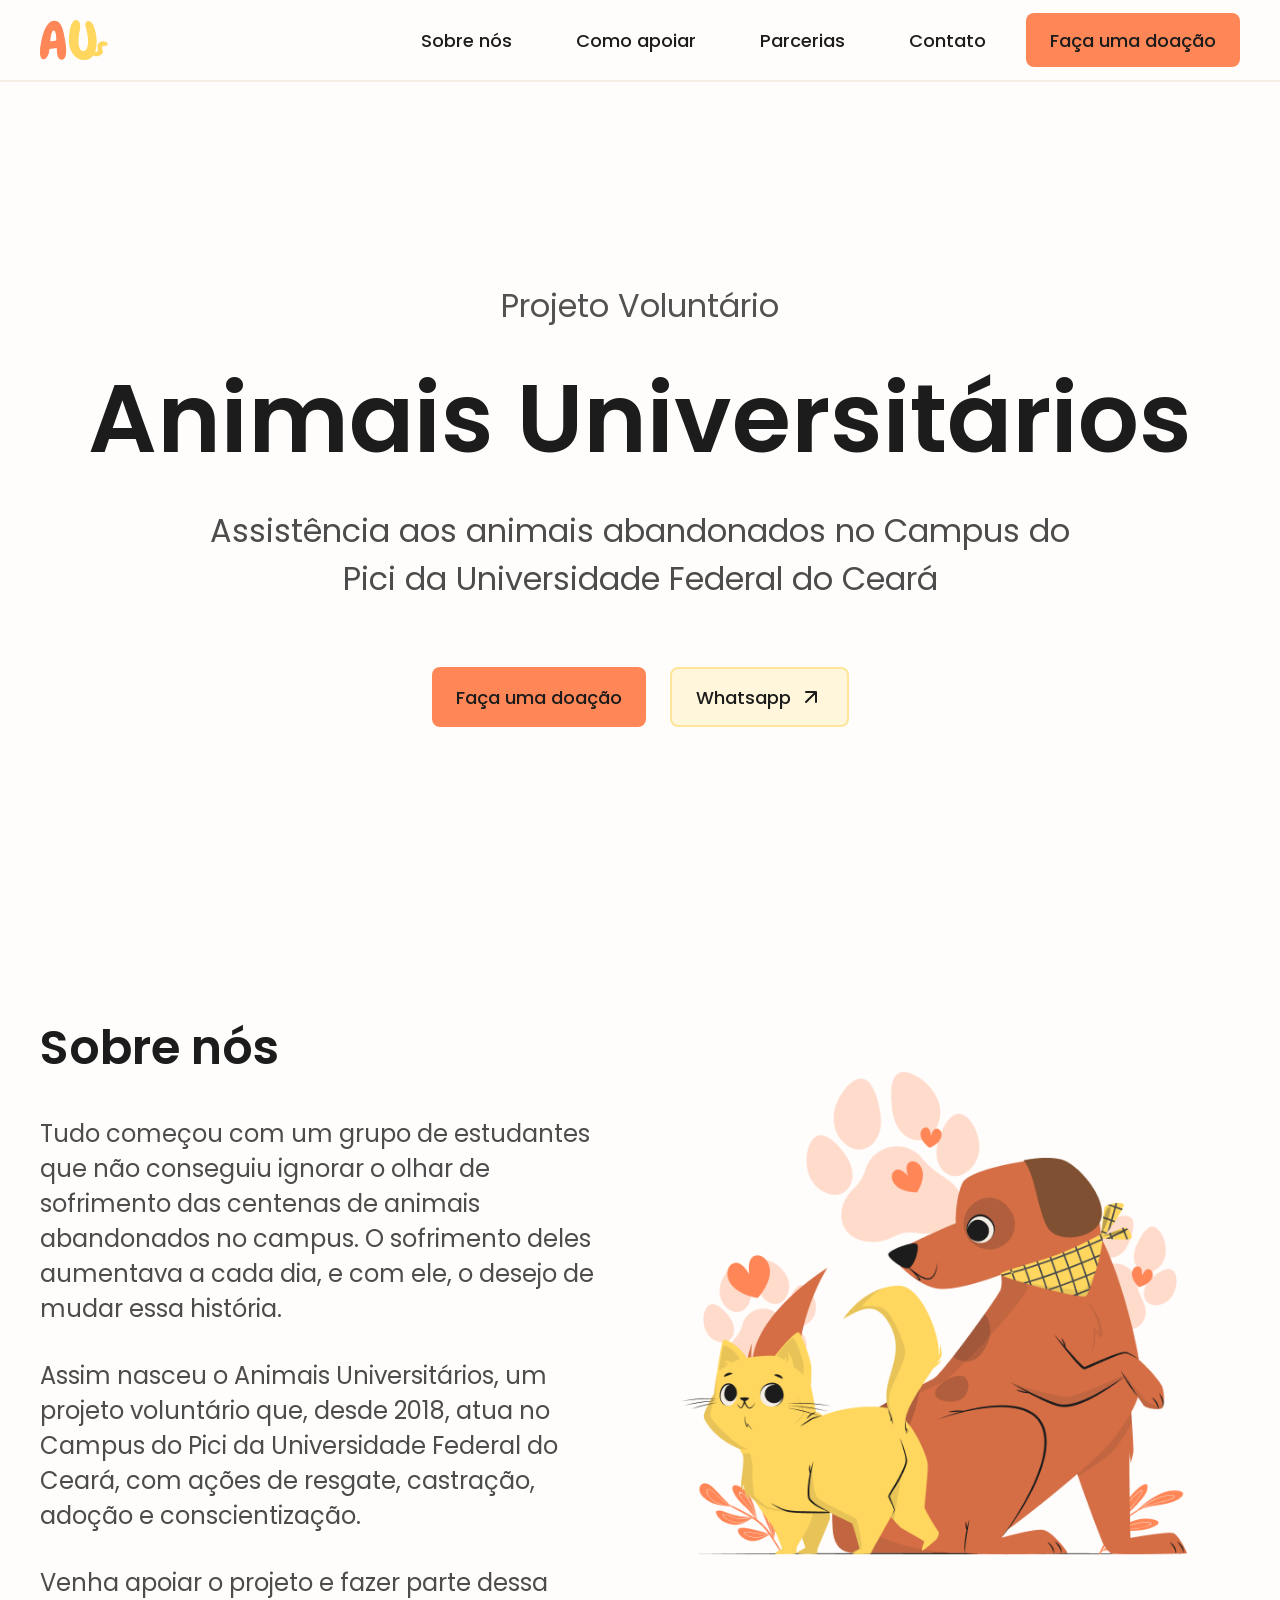
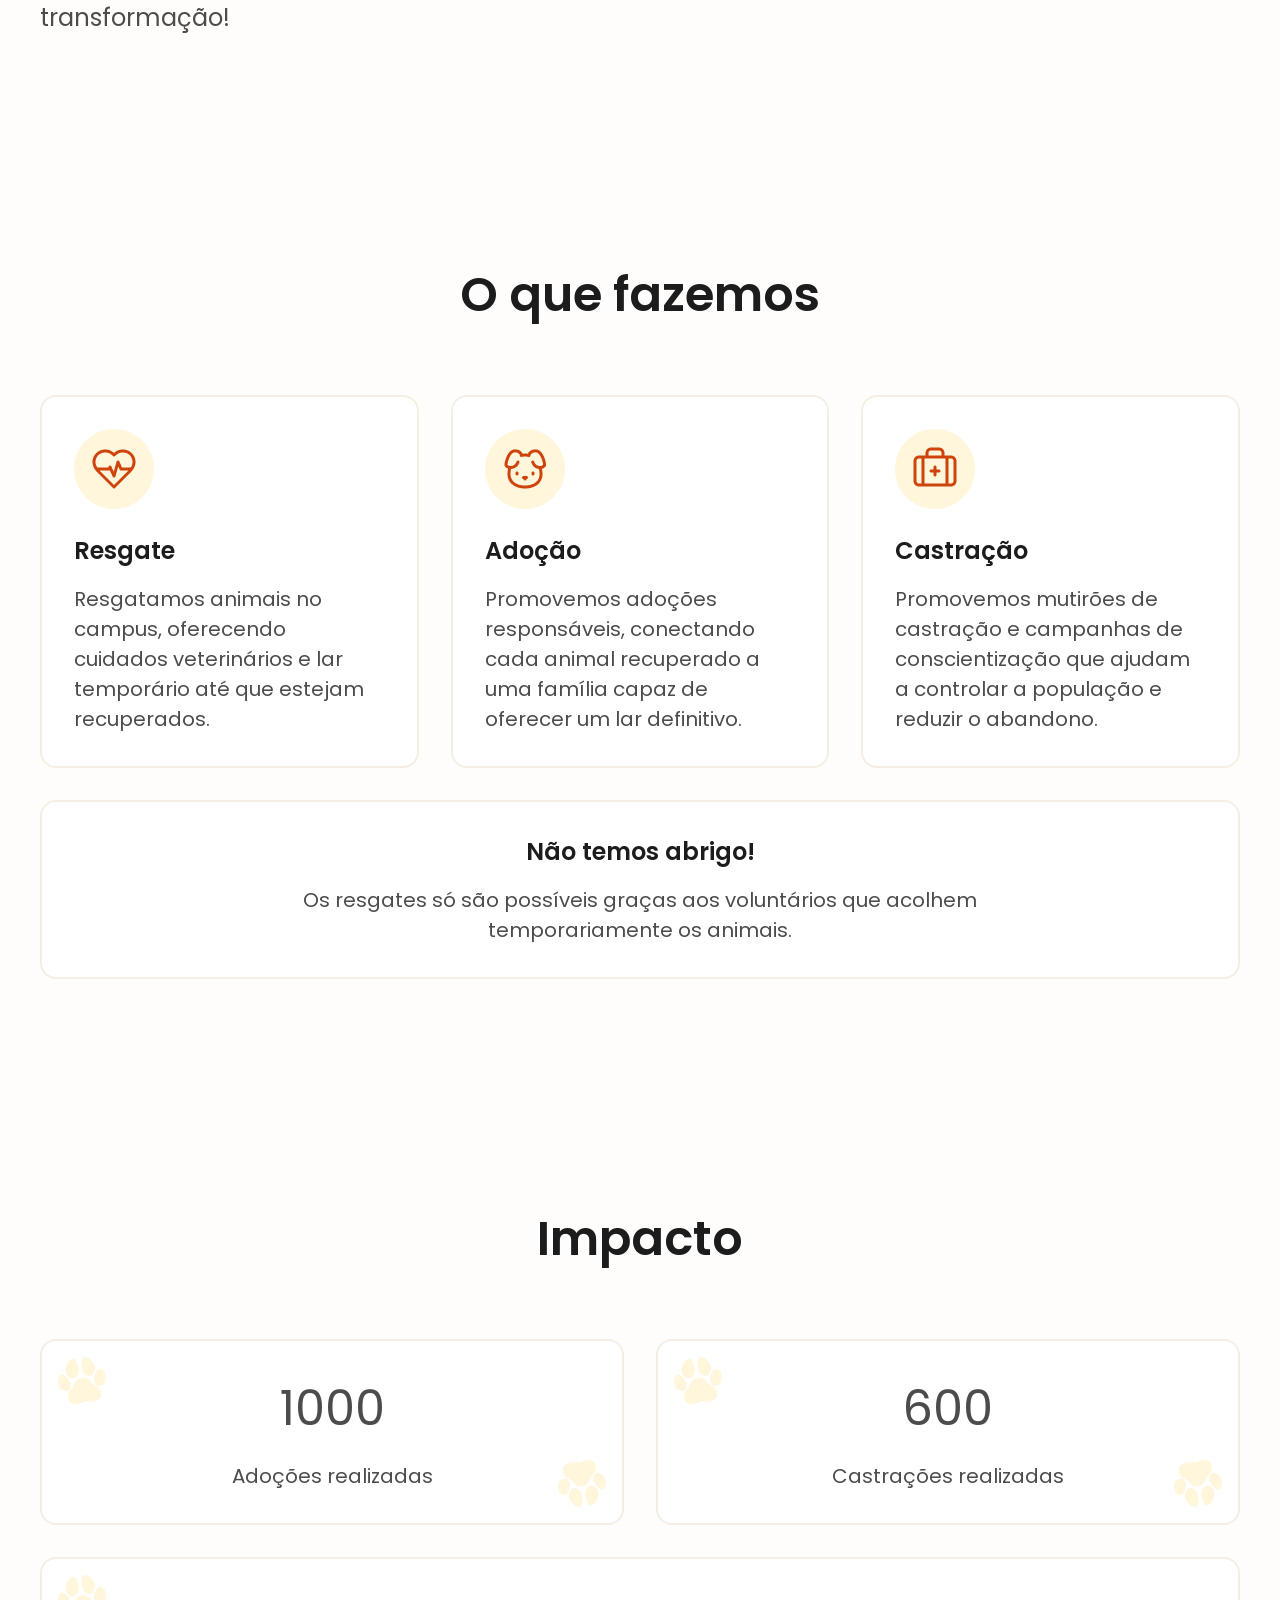
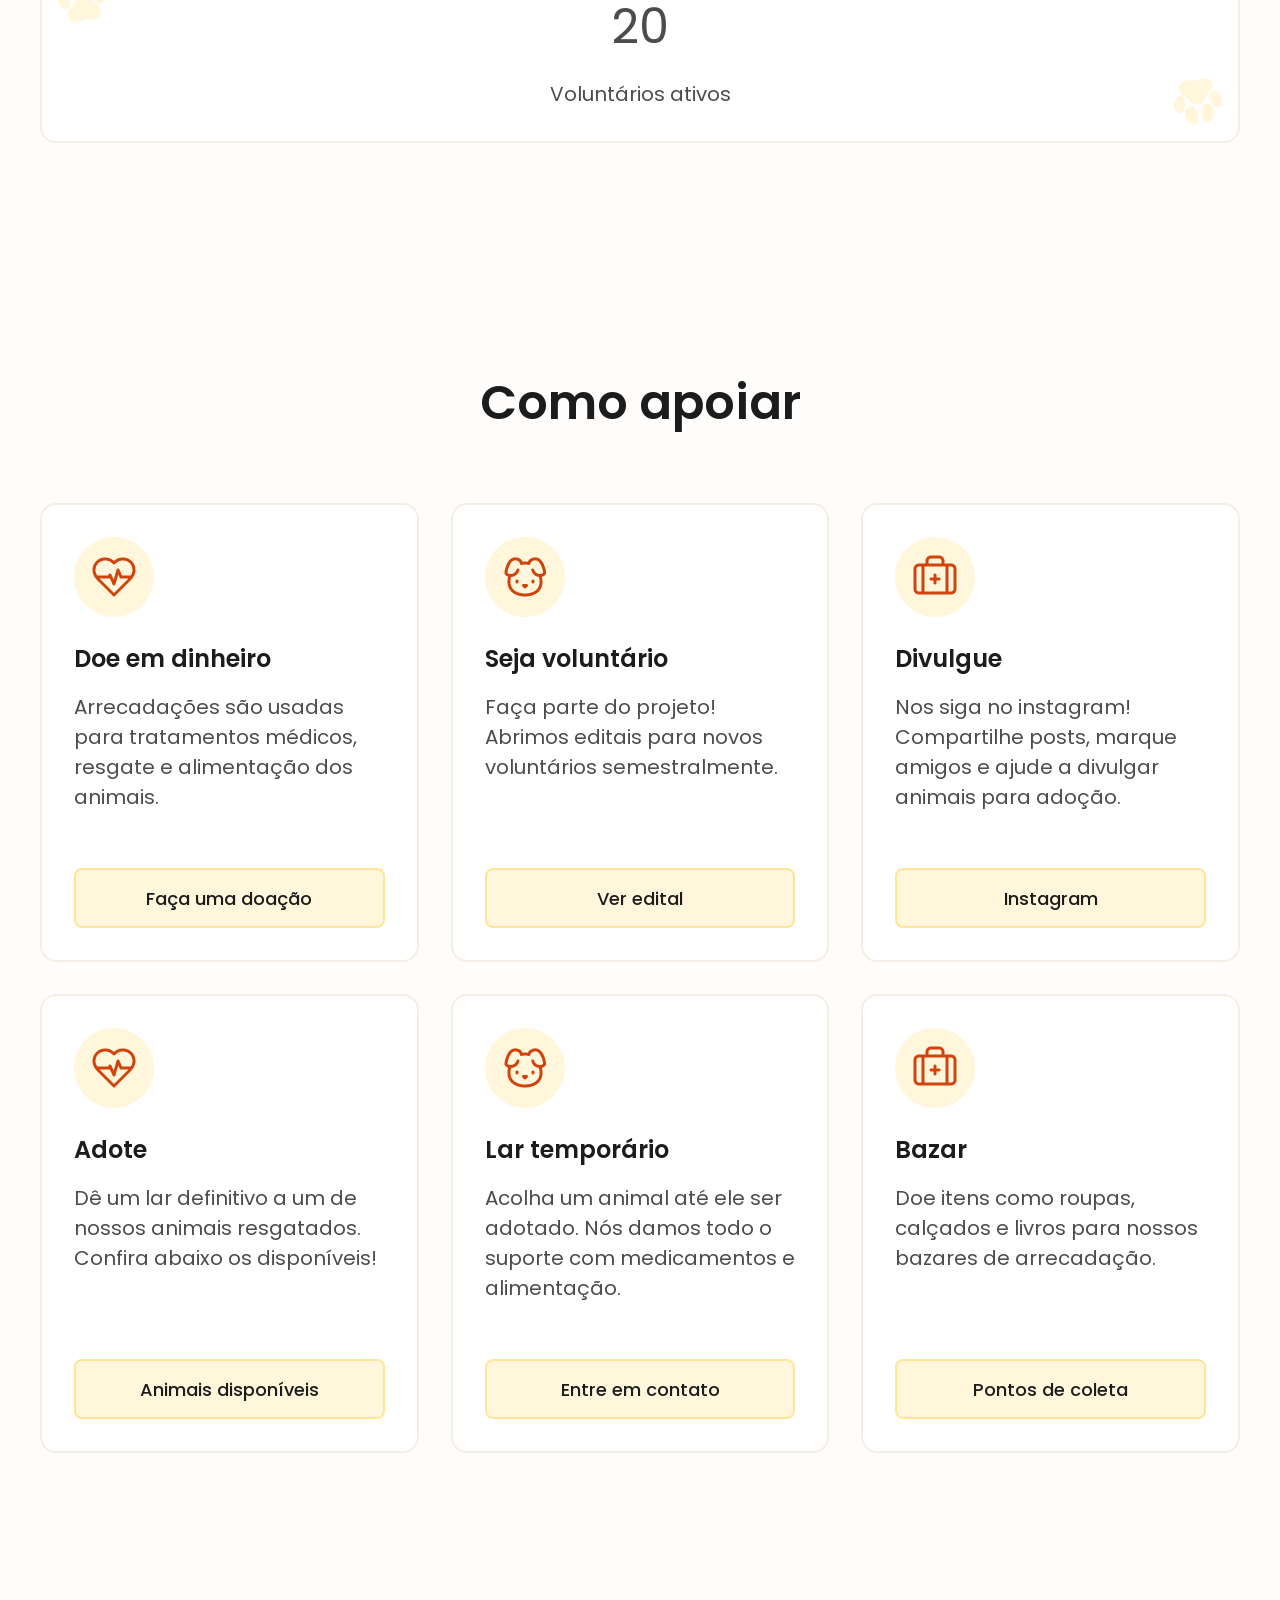
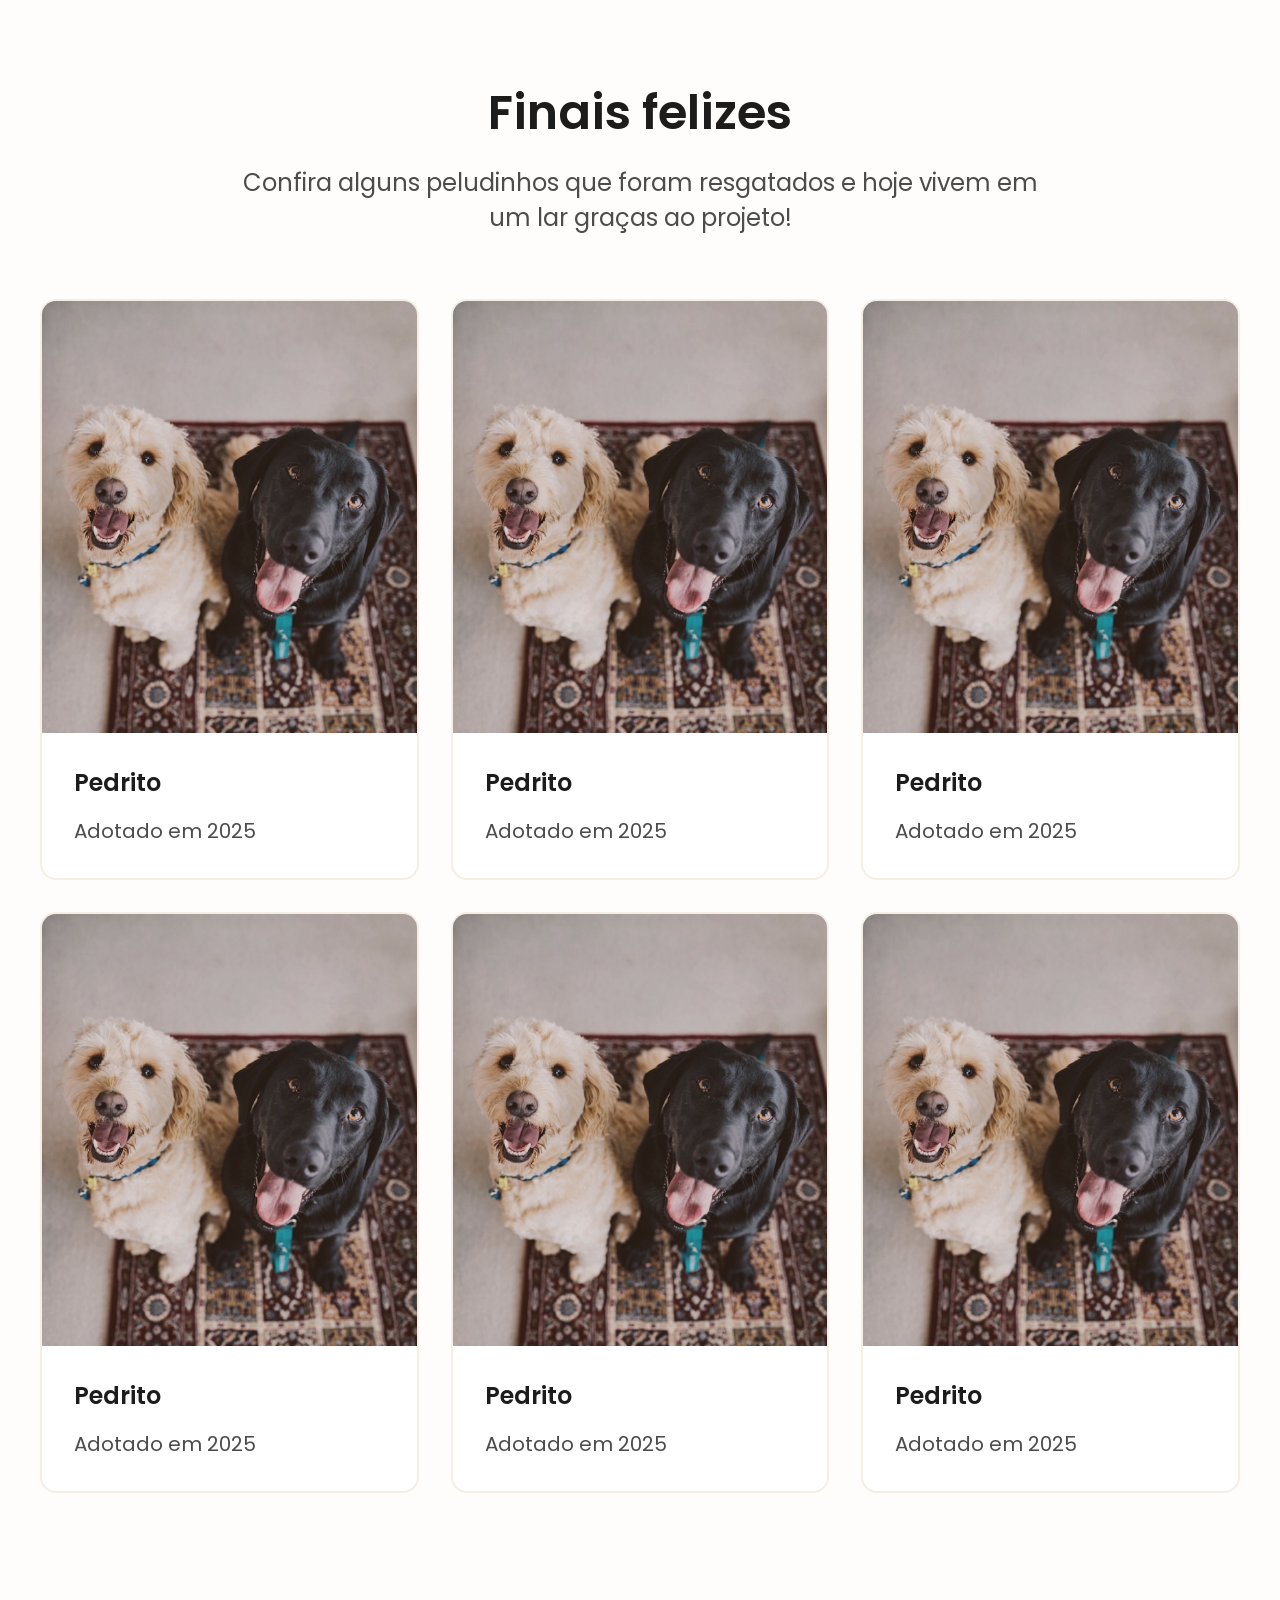
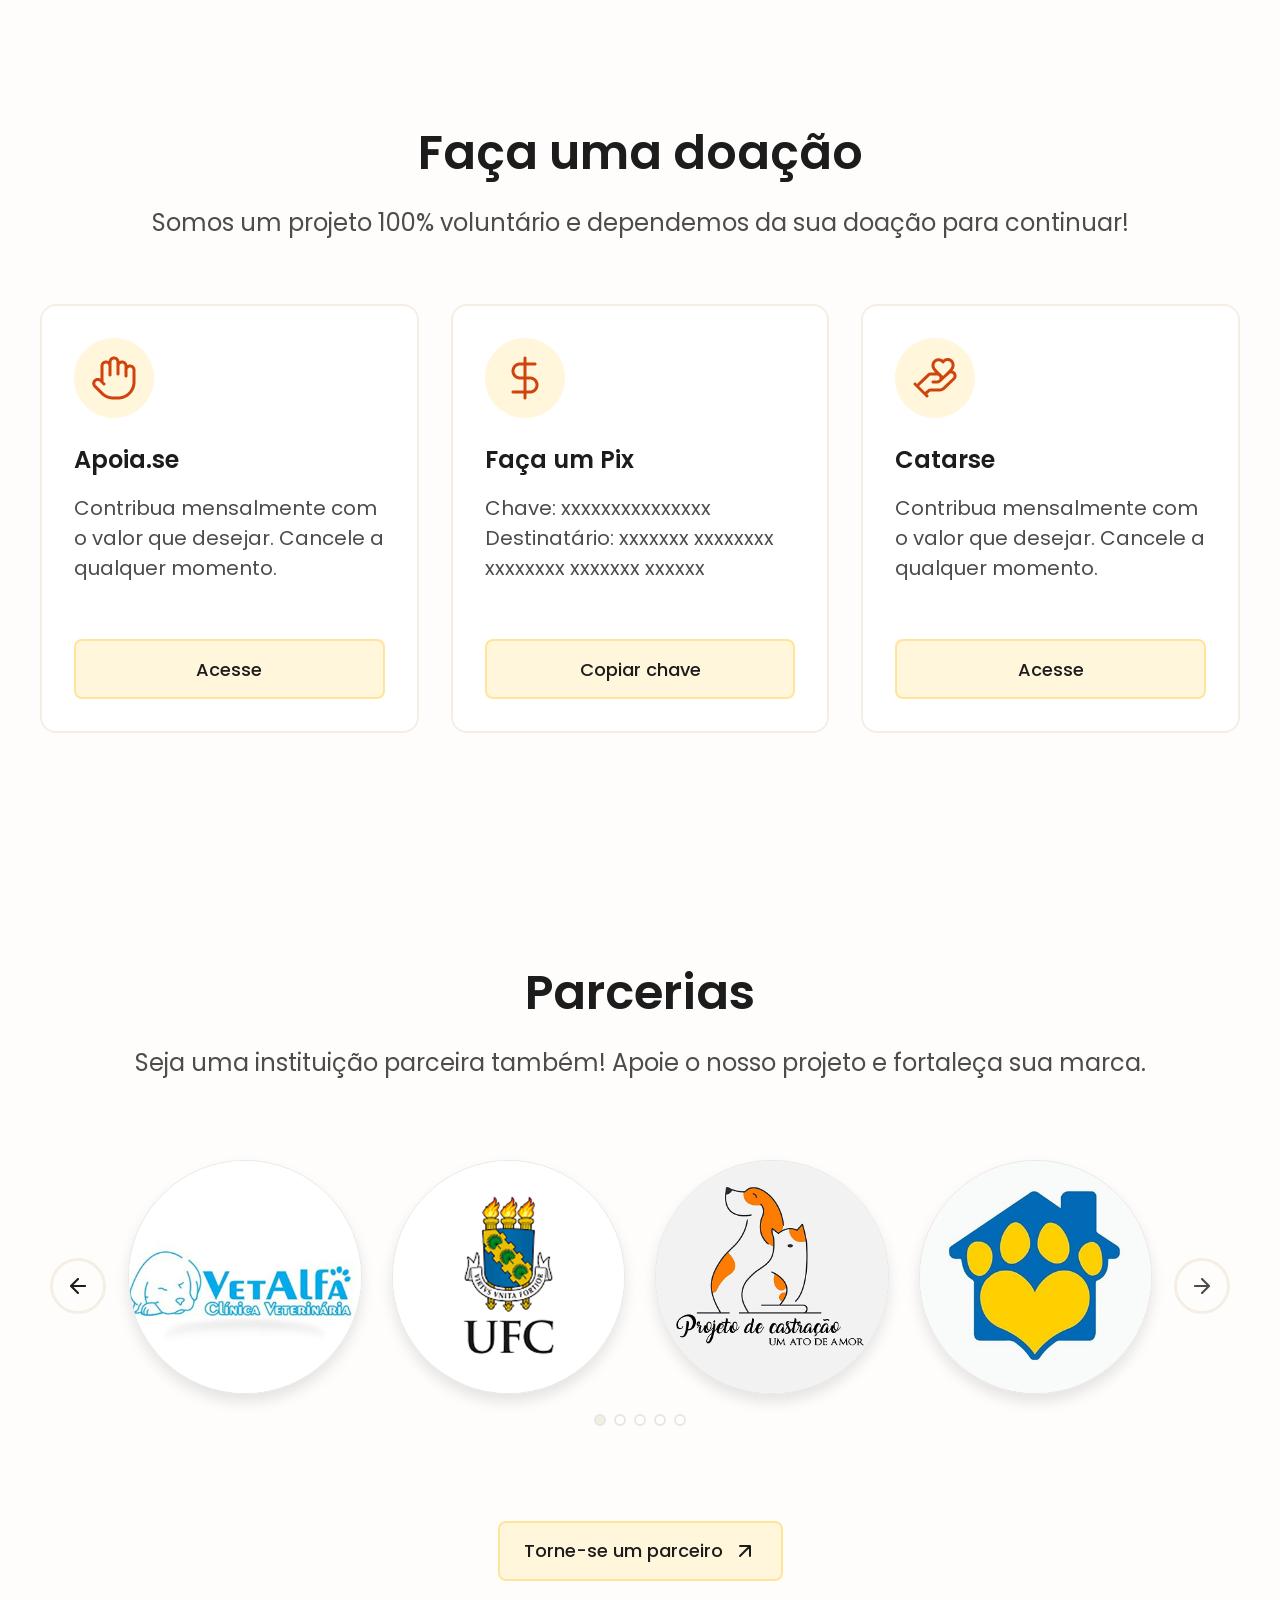
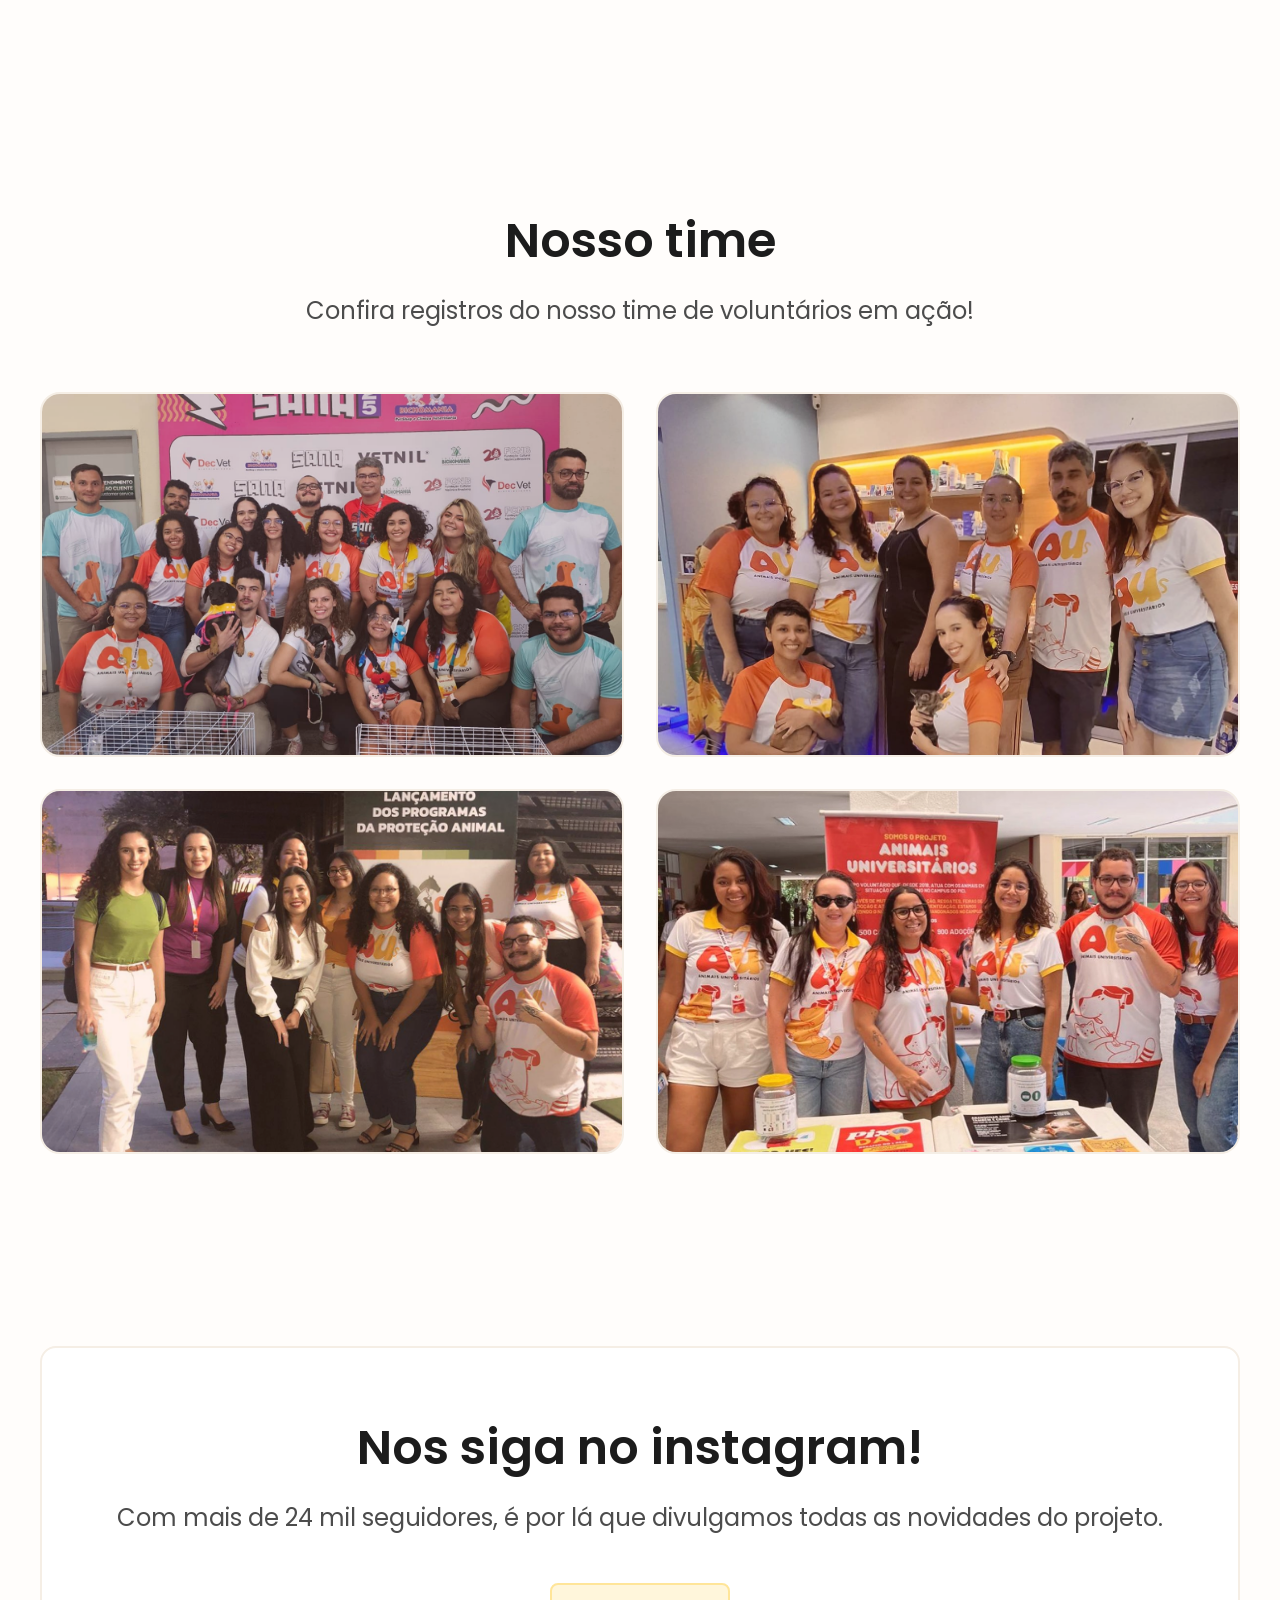
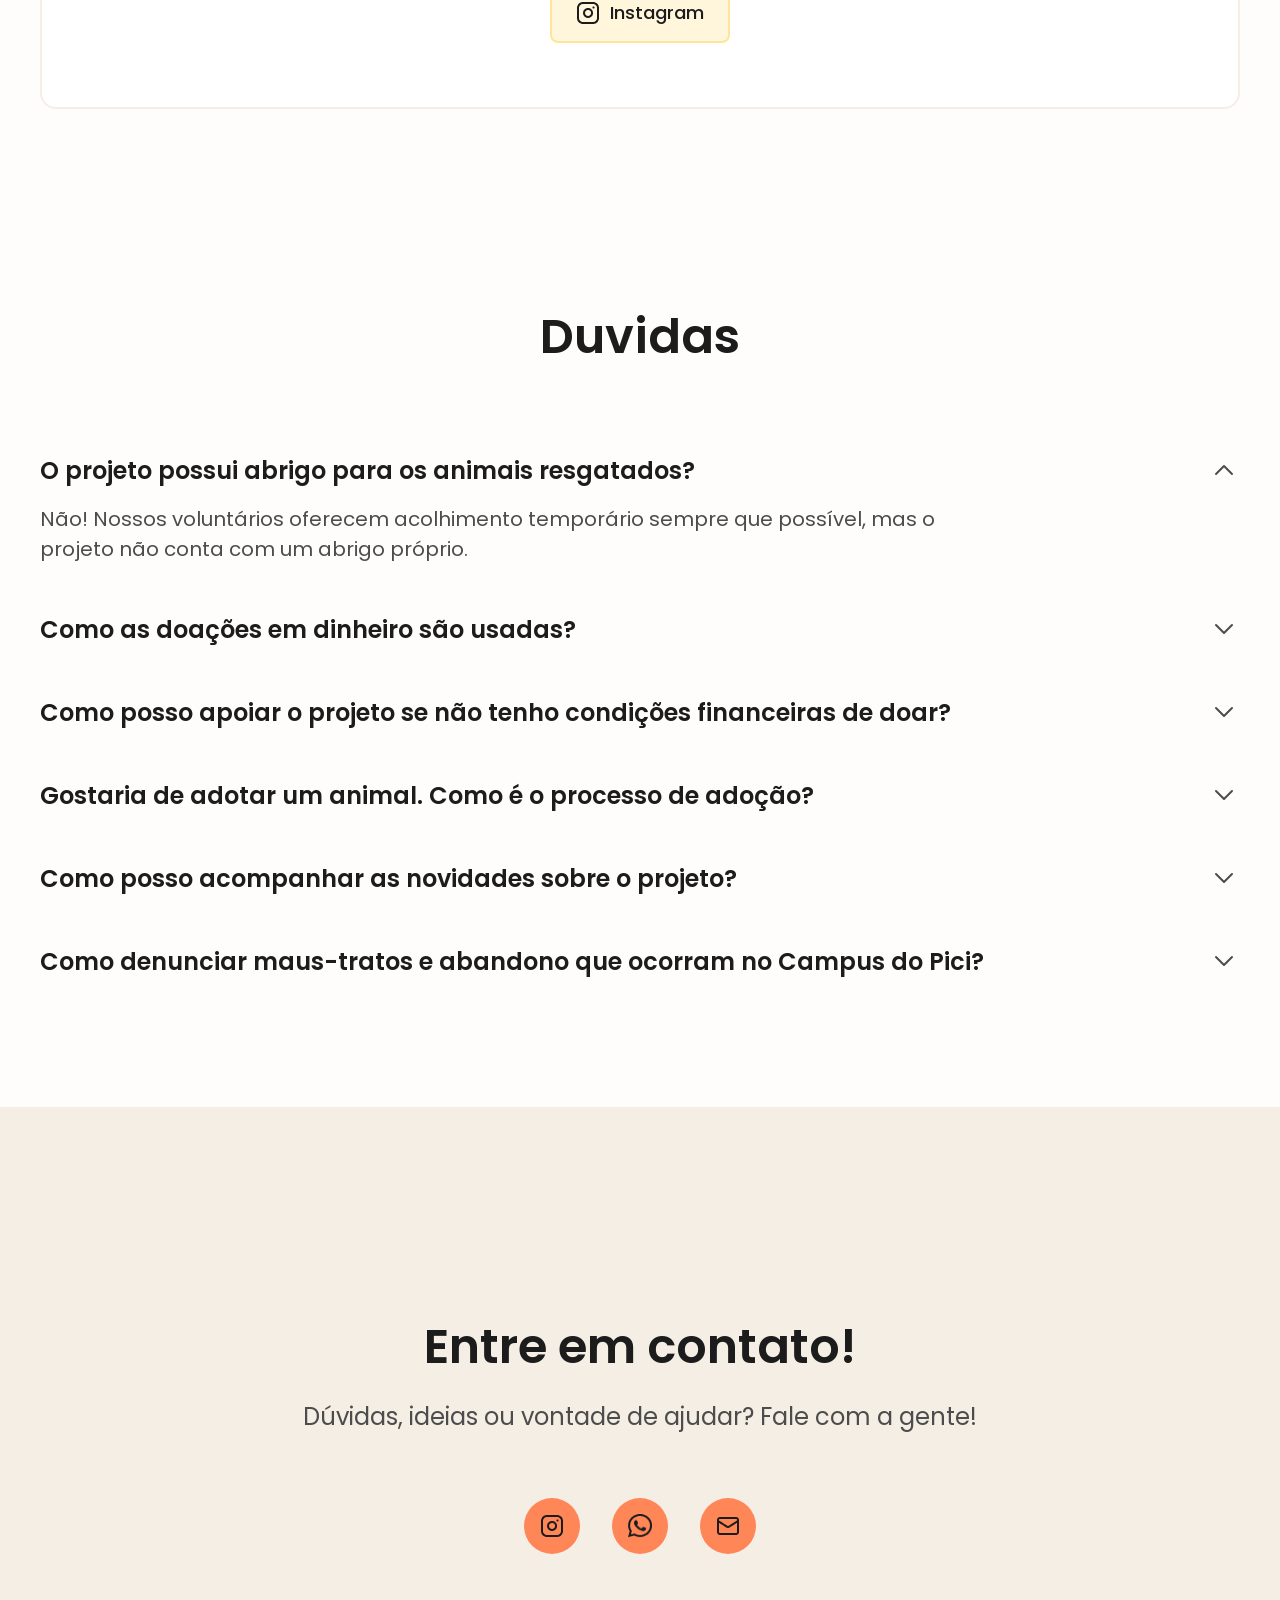
<file: index.html>
<!doctype html>
<html lang="pt-br">
  <head>
    <meta charset="UTF-8" />
    <meta name="viewport" content="width=device-width, initial-scale=1.0" />
    <link rel="stylesheet" href="src/css/style.css" />
    <link
      rel="stylesheet"
      href="https://cdn.jsdelivr.net/npm/swiper@11/swiper-bundle.min.css"
    />
    <title>AU Site</title>
  </head>
  <body>
    <header id="header_bg">
      <div class="header container">
        <nav id="navbar">
          <img src="src/images/logo.svg" alt="" />

          <ul id="nav_list">
            <li class="nav_item"><a href="">Sobre nós</a></li>
            <li class="nav_item"><a href="">Como apoiar</a></li>
            <li class="nav_item"><a href="">Parcerias</a></li>
            <li class="nav_item"><a href="">Contato</a></li>
            <li class="nav_item"><a href="">Faça uma doação</a></li>
          </ul>

          <button id="mobile_btn">
            <span id="hamburguer"></span>
          </button>
        </nav>
      </div>
    </header>

    <main id="content">
      <section id="home">
        <div id="cta">
          <p class="subtitle">Projeto Voluntário</p>
          <h1 class="font-xxl-sb">Animais Universitários</h1>
          <p class="description">
            Assistência aos animais abandonados no Campus do Pici da
            Universidade Federal do Ceará
          </p>

          <div id="cta_buttons">
            <a href="#" class="btn_default">Faça uma doação</a>
            <a href="#" class="btn_default v2">
              <span>Whatsapp</span>
              <img src="src/images/arrow-up-right.svg" alt="" />
            </a>
          </div>
        </div>
      </section>
    </main>

    <section id="about" class="gap">
      <div class="about_content container">
        <div class="about_text">
          <h2 class="font-xl-sb">Sobre nós</h2>
          <div class="font-l-r">
            <p>
              Tudo começou com um grupo de estudantes que não conseguiu ignorar
              o olhar de sofrimento das centenas de animais abandonados no
              campus. O sofrimento deles aumentava a cada dia, e com ele, o
              desejo de mudar essa história.
            </p>
            <p>
              Assim nasceu o Animais Universitários, um projeto voluntário que,
              desde 2018, atua no Campus do Pici da Universidade Federal do
              Ceará, com ações de resgate, castração, adoção e conscientização.
            </p>
            <p>Venha apoiar o projeto e fazer parte dessa transformação!</p>
          </div>
        </div>
        <div class="about_image">
          <img src="src/images/Cat.png" alt="" />
        </div>
      </div>
    </section>

    <section id="services" class="gap">
      <div class="services_content container">
        <h2 class="font-xl-sb mb_section_title">O que fazemos</h2>

        <div class="cards">
          <div class="card">
            <img class="card_icon" src="src/images/heart.png" alt="" />
            <h4 class="font-l-b">Resgate</h4>
            <p class="font-m-r">
              Resgatamos animais no campus, oferecendo cuidados veterinários e
              lar temporário até que estejam recuperados.
            </p>
          </div>

          <div class="card">
            <img class="card_icon" src="src/images/animal.png" alt="" />
            <h4 class="font-l-b">Adoção</h4>
            <p class="font-m-r">
              Promovemos adoções responsáveis, conectando cada animal recuperado
              a uma família capaz de oferecer um lar definitivo.
            </p>
          </div>

          <div class="card">
            <img class="card_icon" src="src/images/bag.png" alt="" />
            <h4 class="font-l-b">Castração</h4>
            <p class="font-m-r">
              Promovemos mutirões de castração e campanhas de conscientização
              que ajudam a controlar a população e reduzir o abandono.
            </p>
          </div>
        </div>

        <div class="services_disclaimer">
          <h4 class="font-l-b">Não temos abrigo!</h4>
          <p class="font-m-r">
            Os resgates só são possíveis graças aos voluntários que acolhem
            temporariamente os animais.
          </p>
        </div>
      </div>
    </section>

    <section id="data" class="gap">
      <div class="data_content container">
        <h2 class="font-xl-sb mb_section_title">Impacto</h2>

        <div class="cards data_cards">
          <div class="card data_card">
            <span class="data_number">1000</span>
            <p class="font-m-r">Adoções realizadas</p>
          </div>

          <div class="card data_card">
            <span class="data_number">600</span>
            <p class="font-m-r">Castrações realizadas</p>
          </div>

          <div class="card data_card">
            <span class="data_number">20</span>
            <p class="font-m-r">Voluntários ativos</p>
          </div>
        </div>
      </div>
    </section>

    <section id="support" class="gap">
      <div class="support_content container">
        <h2 class="font-xl-sb">Como apoiar</h2>

        <div class="support_cards">
          <div class="cards">
            <div class="card">
              <img class="card_icon" src="src/images/heart.png" alt="" />
              <h4 class="font-l-b">Doe em dinheiro</h4>
              <p class="font-m-r">
                Arrecadações são usadas para tratamentos médicos, resgate e
                alimentação dos animais.
              </p>
              <a href="#" class="btn_default v2 btn_full">
                <span>Faça uma doação</span>
              </a>
            </div>

            <div class="card">
              <img class="card_icon" src="src/images/animal.png" alt="" />
              <h4 class="font-l-b">Seja voluntário</h4>
              <p class="font-m-r">
                Faça parte do projeto! Abrimos editais para novos voluntários
                semestralmente.
              </p>
              <a href="#" class="btn_default v2 btn_full">
                <span>Ver edital</span>
              </a>
            </div>

            <div class="card">
              <img class="card_icon" src="src/images/bag.png" alt="" />
              <h4 class="font-l-b">Divulgue</h4>
              <p class="font-m-r">
                Nos siga no instagram! Compartilhe posts, marque amigos e ajude
                a divulgar animais para adoção.
              </p>
              <a href="#" class="btn_default v2 btn_full">
                <span>Instagram</span>
              </a>
            </div>
          </div>
          <div class="cards">
            <div class="card">
              <img class="card_icon" src="src/images/heart.png" alt="" />
              <h4 class="font-l-b">Adote</h4>
              <p class="font-m-r">
                Dê um lar definitivo a um de nossos animais resgatados. Confira
                abaixo os disponíveis!
              </p>
              <a href="#" class="btn_default v2 btn_full">
                <span>Animais disponíveis</span>
              </a>
            </div>

            <div class="card">
              <img class="card_icon" src="src/images/animal.png" alt="" />
              <h4 class="font-l-b">Lar temporário</h4>
              <p class="font-m-r">
                Acolha um animal até ele ser adotado. Nós damos todo o suporte
                com medicamentos e alimentação.
              </p>
              <a href="#" class="btn_default v2 btn_full">
                <span>Entre em contato</span>
              </a>
            </div>

            <div class="card">
              <img class="card_icon" src="src/images/bag.png" alt="" />
              <h4 class="font-l-b">Bazar</h4>
              <p class="font-m-r">
                Doe itens como roupas, calçados e livros para nossos bazares de
                arrecadação.
              </p>
              <a href="#" class="btn_default v2 btn_full">
                <span>Pontos de coleta</span>
              </a>
            </div>
          </div>
        </div>
      </div>
    </section>

    <section id="adoptions" class="gap">
      <div class="adoptions_content container">
        <h2 class="font-xl-sb">Finais felizes</h2>

        <p class="font-l-r">
          Confira alguns peludinhos que foram resgatados e hoje vivem em um lar
          graças ao projeto!
        </p>

        <div class="adoption_cards">
          <div class="cards">
            <div class="card">
              <div class="card_img">
                <img src="./src/images/img.jpg" alt="" />
              </div>
              <div class="card_text">
                <h4 class="font-l-b">Pedrito</h4>
                <p class="font-m-r">Adotado em 2025</p>
              </div>
            </div>

            <div class="card">
              <div class="card_img">
                <img src="./src/images/img.jpg" alt="" />
              </div>
              <div class="card_text">
                <h4 class="font-l-b">Pedrito</h4>
                <p class="font-m-r">Adotado em 2025</p>
              </div>
            </div>

            <div class="card">
              <div class="card_img">
                <img src="./src/images/img.jpg" alt="" />
              </div>
              <div class="card_text">
                <h4 class="font-l-b">Pedrito</h4>
                <p class="font-m-r">Adotado em 2025</p>
              </div>
            </div>
          </div>

          <div class="cards">
            <div class="card">
              <div class="card_img">
                <img src="./src/images/img.jpg" alt="" />
              </div>
              <div class="card_text">
                <h4 class="font-l-b">Pedrito</h4>
                <p class="font-m-r">Adotado em 2025</p>
              </div>
            </div>

            <div class="card">
              <div class="card_img">
                <img src="./src/images/img.jpg" alt="" />
              </div>
              <div class="card_text">
                <h4 class="font-l-b">Pedrito</h4>
                <p class="font-m-r">Adotado em 2025</p>
              </div>
            </div>

            <div class="card">
              <div class="card_img">
                <img src="./src/images/img.jpg" alt="" />
              </div>
              <div class="card_text">
                <h4 class="font-l-b">Pedrito</h4>
                <p class="font-m-r">Adotado em 2025</p>
              </div>
            </div>
          </div>
        </div>
      </div>
    </section>

    <section id="donation" class="gap">
      <div class="donation_content container">
        <h2 class="font-xl-sb">Faça uma doação</h2>
        <p class="font-l-r">
          Somos um projeto 100% voluntário e dependemos da sua doação para
          continuar!
        </p>
        <div class="donation_cards">
          <div class="cards">
            <div class="card">
              <img class="card_icon" src="src/images/apoiase.png" alt="" />
              <h4 class="font-l-b">Apoia.se</h4>
              <p class="font-m-r">
                Contribua mensalmente com o valor que desejar. Cancele a
                qualquer momento.
              </p>
              <a href="#" class="btn_default v2 btn_full">
                <span>Acesse</span>
              </a>
            </div>

            <div class="card">
              <img class="card_icon" src="src/images/pix.png" alt="" />
              <h4 class="font-l-b">Faça um Pix</h4>
              <p class="font-m-r">
                Chave: xxxxxxxxxxxxxxx <br />
                Destinatário: xxxxxxx xxxxxxxx xxxxxxxx xxxxxxx xxxxxx
              </p>
              <a href="#" class="btn_default v2 btn_full">
                <span>Copiar chave</span>
              </a>
            </div>

            <div class="card">
              <img class="card_icon" src="src/images/catarse.png" alt="" />
              <h4 class="font-l-b">Catarse</h4>
              <p class="font-m-r">
                Contribua mensalmente com o valor que desejar. Cancele a
                qualquer momento.
              </p>
              <a href="#" class="btn_default v2 btn_full">
                <span>Acesse</span>
              </a>
            </div>
          </div>
        </div>
      </div>
    </section>

    <section id="partners" class="gap">
      <div class="partners_content container">
        <h2 class="font-xl-sb">Parcerias</h2>
        <p class="font-l-r">
          Seja uma instituição parceira também! Apoie o nosso projeto e
          fortaleça sua marca.
        </p>

        <div class="swiper partners_swiper">
          <div class="swiper-wrapper">
            <div class="swiper-slide partner_slide">
              <img
                class="slide_image"
                src="./src/images/partners/alfa.png"
                alt=""
              />
            </div>
            <div class="swiper-slide partner_slide">
              <img
                class="slide_image"
                src="./src/images/partners/ufc.png"
                alt=""
              />
            </div>
            <div class="swiper-slide partner_slide">
              <img
                class="slide_image"
                src="./src/images/partners/castração.png"
                alt=""
              />
            </div>
            <div class="swiper-slide partner_slide">
              <img
                class="slide_image"
                src="./src/images/partners/patinhas.png"
                alt=""
              />
            </div>
            <div class="swiper-slide partner_slide">
              <img
                class="slide_image"
                src="./src/images/partners/patinhas.png"
                alt=""
              />
            </div>
          </div>

          <div class="swiper-button-next swiper_button"></div>
          <div class="swiper-button-prev swiper_button"></div>

          <div class="swiper-pagination"></div>
        </div>

        <div class="partners_cta">
          <a href="#" class="btn_default v2">
            <span>Torne-se um parceiro</span>
            <img src="src/images/arrow-up-right.svg" alt="" />
          </a>
        </div>
      </div>
    </section>

    <section id="team" class="gap">
      <div class="team_content container">
        <h2 class="font-xl-sb">Nosso time</h2>
        <p class="font-l-r">
          Confira registros do nosso time de voluntários em ação!
        </p>

        <div class="team_galery">
          <div class="galery_item">
            <img src="./src/images/galery/img1.png" alt="" />
          </div>

          <div class="galery_item">
            <img src="./src/images/galery/img2.png" alt="" />
          </div>

          <div class="galery_item">
            <img src="./src/images/galery/img3.png" alt="" />
          </div>

          <div class="galery_item">
            <img src="./src/images/galery/img4.png" alt="" />
          </div>
        </div>
      </div>
    </section>

    <section id="follow">
      <div class="container">
        <div class="follow_content">
          <h2 class="font-xl-sb">Nos siga no instagram!</h2>
          <p class="font-l-r">
            Com mais de 24 mil seguidores, é por lá que divulgamos todas as
            novidades do projeto.
          </p>

          <div class="follow_cta">
            <a href="#" class="btn_default v2">
              <img src="src/images/icons/instagram.png" alt="" />
              <span>Instagram</span>
            </a>
          </div>
        </div>
      </div>
    </section>

    <section id="faq" class="gap">
      <div class="faq_content container">
        <h2 class="font-xl-sb">Duvidas</h2>

        <dl>
          <div class="faq_question">
            <dt>
              <button
                class="font-l-b"
                aria-expanded="true"
                aria-controls="pergunta1"
              >
                O projeto possui abrigo para os animais resgatados?
              </button>
            </dt>
            <dd id="pergunta1" class="active font-m-r">
              Não! Nossos voluntários oferecem acolhimento temporário sempre que
              possível, mas o projeto não conta com um abrigo próprio.
            </dd>
          </div>
          <div class="faq_question">
            <dt>
              <button
                class="font-l-b"
                aria-expanded="false"
                aria-controls="pergunta2"
              >
                Como as doações em dinheiro são usadas?
              </button>
            </dt>
            <dd id="pergunta2" class="font-m-r">
              Não! Nossos voluntários oferecem acolhimento temporário sempre que
              possível, mas o projeto não conta com um abrigo próprio.
            </dd>
          </div>
          <div class="faq_question">
            <dt>
              <button
                class="font-l-b"
                aria-expanded="false"
                aria-controls="pergunta3"
              >
                Como posso apoiar o projeto se não tenho condições financeiras
                de doar?
              </button>
            </dt>
            <dd id="pergunta3" class="font-m-r">
              Não! Nossos voluntários oferecem acolhimento temporário sempre que
              possível, mas o projeto não conta com um abrigo próprio.
            </dd>
          </div>
          <div class="faq_question">
            <dt>
              <button
                class="font-l-b"
                aria-expanded="false"
                aria-controls="pergunta4"
              >
                Gostaria de adotar um animal. Como é o processo de adoção?
              </button>
            </dt>
            <dd id="pergunta4" class="font-m-r">
              Não! Nossos voluntários oferecem acolhimento temporário sempre que
              possível, mas o projeto não conta com um abrigo próprio.
            </dd>
          </div>
          <div class="faq_question">
            <dt>
              <button
                class="font-l-b"
                aria-expanded="false"
                aria-controls="pergunta5"
              >
                Como posso acompanhar as novidades sobre o projeto?
              </button>
            </dt>
            <dd id="pergunta5" class="font-m-r">
              Não! Nossos voluntários oferecem acolhimento temporário sempre que
              possível, mas o projeto não conta com um abrigo próprio.
            </dd>
          </div>
          <div class="faq_question">
            <dt>
              <button
                class="font-l-b"
                aria-expanded="false"
                aria-controls="pergunta6"
              >
                Como denunciar maus-tratos e abandono que ocorram no Campus do
                Pici?
              </button>
            </dt>
            <dd id="pergunta6" class="font-m-r">
              Não! Nossos voluntários oferecem acolhimento temporário sempre que
              possível, mas o projeto não conta com um abrigo próprio.
            </dd>
          </div>
        </dl>
      </div>
    </section>

    <footer>
      <div class="container">
        <div class="footer_content">
          <h2 class="font-xl-sb">Entre em contato!</h2>
          <p class="font-l-r">
            Dúvidas, ideias ou vontade de ajudar? Fale com a gente!
          </p>

          <div class="footer_socials">
            <ul>
              <li>
                <a href="" target="_blank">
                  <img src="./src/images/icons/instagram.png" alt="" />
                </a>
              </li>
              <li>
                <a href="" target="_blank">
                  <img src="./src/images/icons/whatsapp.png" alt="" />
                </a>
              </li>
              <li>
                <a href="" target="_blank">
                  <img src="./src/images/icons/mail.png" alt="" />
                </a>
              </li>
            </ul>
          </div>
        </div>
      </div>
    </footer>

    <script defer src="./src/js/script.js"></script>
    <script src="https://cdn.jsdelivr.net/npm/swiper@11/swiper-bundle.min.js"></script>
    <script defer src="./src/js/swiper.js"></script>
  </body>
</html>
</file>
<file: src/css/style.css>
@import url("https://fonts.googleapis.com/css2?family=Poppins:ital,wght@0,100;0,200;0,300;0,400;0,500;0,600;0,700;0,800;0,900;1,100;1,200;1,300;1,400;1,500;1,600;1,700;1,800;1,900&display=swap");
@import url("header.css ");
@import url("home.css");
@import url("about.css");
@import url("services.css");
@import url("data.css");
@import url("support.css");
@import url("adoptions.css");
@import url("donation.css");
@import url("partners.css");
@import url("team.css");
@import url("follow.css");
@import url("faq.css");
@import url("footer.css");
@import url("typography.css");

:root {
  --primary-1: #cf440c;
  --primary-2: #f36b34;
  --primary-3: #ff8656;
  --primary-4: #ffb69a;
  --primary-5: #ffdbcc;

  --secondary-1: #ffd75f;
  --secondary-2: #ffe599;
  --secondary-3: #ffedb8;
  --secondary-4: #fff6db;

  --dark-1: #1c1c1c;
  --dark-2: #4c4c4c;
  --dark-3: #b5b5b5;
  --dark-4: #e6e6e6;
  --dark-5: #ededed;

  --neutral-1: #f5eee5;
  --neutral-2: #fffdfb;
  --neutral-3: #ffffff;
}

* {
  font-family: "Poppins", sans-serif;
  margin: 0;
  padding: 0;
  box-sizing: border-box;
}

html {
  scroll-behavior: smooth;
}

body {
  background-color: var(--neutral-2);
}

button {
  background-color: transparent;
  border: none;
  cursor: pointer;
}

.container {
  max-width: 1440px;
  padding-left: 40px;
  padding-right: 40px;
  box-sizing: border-box;
  margin-left: auto;
  margin-right: auto;
}

.gap {
  padding-top: 112px;
  padding-bottom: 112px;
}

.btn_default {
  background-color: #ccc;
  padding: 14.5px 24px;
  border-radius: 8px;
  font-size: 1.125rem;
  font-weight: 500;
  text-decoration: none;
  color: var(--dark-1);
  background-color: var(--primary-3);
  transition: 0.3s;
}

.btn_default:hover {
  background-color: var(--primary-2);
}

.btn_default.v2 {
  background-color: var(--secondary-4);
  border: 2px solid var(--secondary-2);
}

.btn_default.v2:hover {
  background-color: var(--secondary-3);
  border-color: var(--secondary-1);
}

.btn_full {
  width: 100%;
  text-align: center;
  margin-top: auto;
}

.section_title {
  font-size: 3rem;
  font-weight: 600;
  color: var(--dark-1);
  margin-bottom: 16px;
}

.section_subtitle {
  margin-bottom: 64px;
  max-width: 800px;
  font-size: 1.5rem;
  font-weight: 400;
  color: var(--dark-2);
  text-align: center;
}

.mb_section_title {
  margin-bottom: 64px;
}

@media screen and (max-width: 600px) {
  .container {
    padding-left: 20px;
    padding-right: 20px;
  }

  .gap {
    padding-top: 56px;
    padding-bottom: 56px;
  }

  .section_title {
    font-size: 2rem;
  }

  .section_subtitle {
    margin-bottom: 48px;
    font-size: 1.125rem;
  }

  .mb_section_title {
    margin-bottom: 48px;
  }
}
</file>
